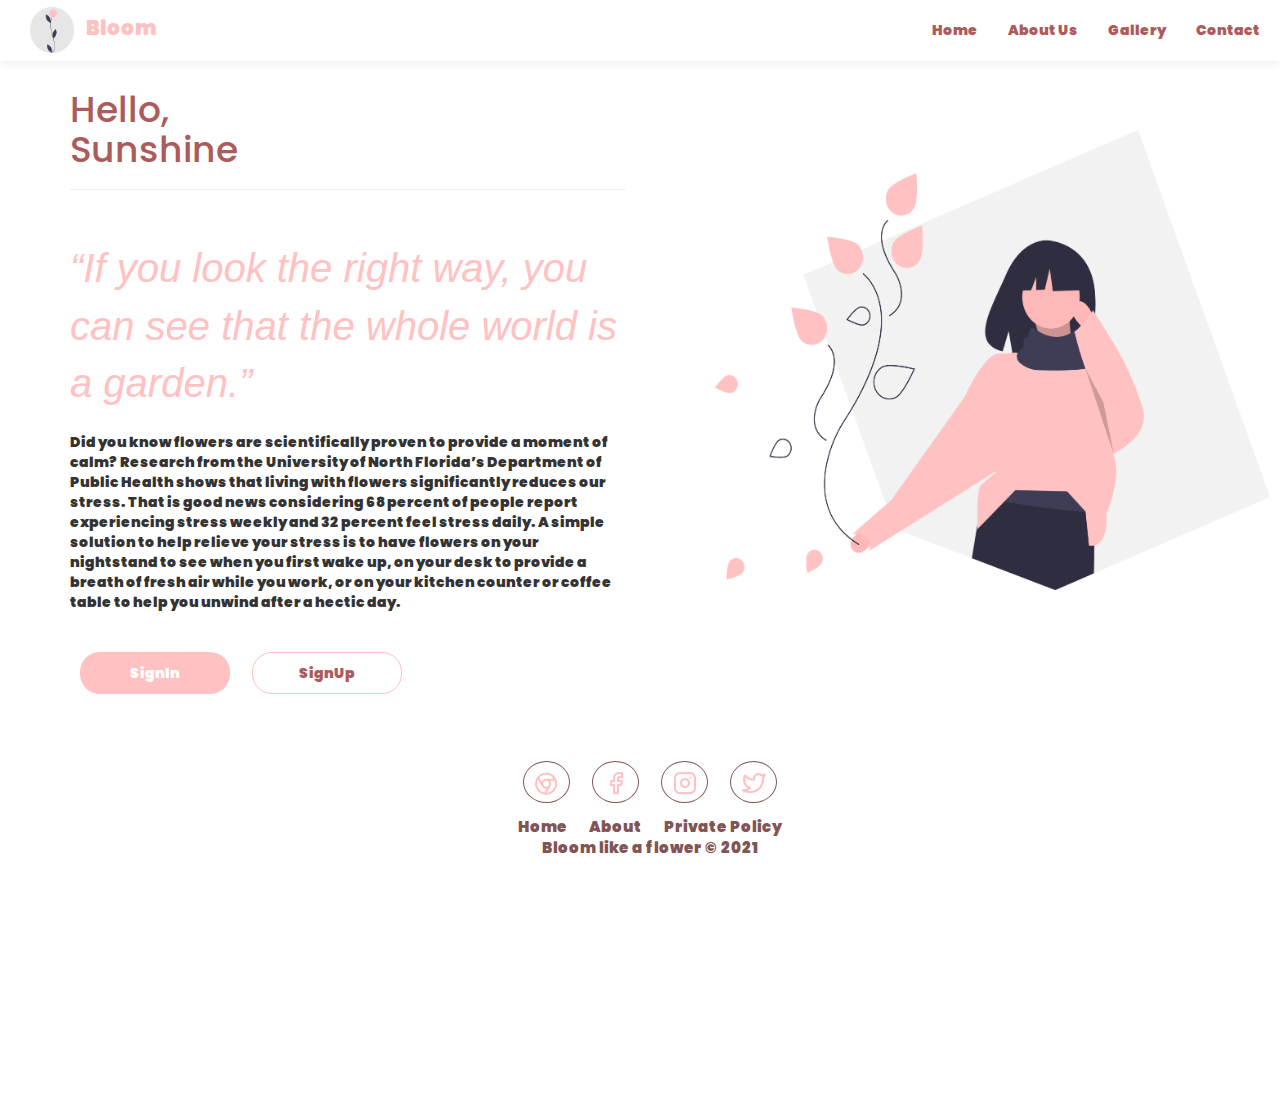
<file: index.html>
<!DOCTYPE html>
<html lang="en">
<head>
    <meta charset="UTF-8">
    <meta http-equiv="X-UA-Compatible" content="IE=edge">
    <meta name="viewport" content="width=device-width, initial-scale=1.0">
    <link rel="stylesheet" href="BWebsite.css">
    <link rel="preconnect" href="https://fonts.googleapis.com">
<link rel="preconnect" href="https://fonts.gstatic.com" crossorigin>
<link href="https://fonts.googleapis.com/css2?family=Poppins:wght@100&display=swap" rel="stylesheet">
    <!-- Latest compiled and minified CSS -->
<link rel="stylesheet" href="https://maxcdn.bootstrapcdn.com/bootstrap/3.4.1/css/bootstrap.min.css">
<script src="https://ajax.googleapis.com/ajax/libs/jquery/3.5.1/jquery.min.js"></script>
<script src="https://maxcdn.bootstrapcdn.com/bootstrap/3.4.1/js/bootstrap.min.js"></script>
    <title>Bloom like a flower</title>
    <link rel="shortcut icon" href="src/Group 11.png">
</head>
<body>
      <header class="header">
        <nav class="navbar navbar-style navbar-fixed-top">
            <!-- <div class="container"> -->
                <div class="navbar-header">
                    <button type="button" class="navbar-toggle" data-toggle="collapse" data-target="#micon">
                        <span class="icon-bar"></span>
                        <span class="icon-bar"></span>
                        <span class="icon-bar"></span>
                    </button>
                    <a class="cvcv"><img class="logo" src="src/LOGO.png" height="48px">	&nbsp;	&nbsp;Bloom</a>
                </div>
                <div class="collapse navbar-collapse" id="micon">
                    <ul class="nav navbar-nav navbar-right">
                        <li><a href="index.html">Home</a></li>
                        <li><a href="AboutUs.html"">About Us</a></li>
                        <li><a href="gallery.html">Gallery</a></li>
                        <li><a href="#footerrr">Contact</a></li>
                    </ul>
                </div>
            <!-- </div> -->
        </nav>
        <div class="container clear-top">
            <div class="row">
                <div class="col-sm-6">
                    <h1 class="xcxc">Hello,<br>Sunshine</h1>
                    <hr class="bhbh">
                    <p class="big-text">“If you look the right way, you can see that the whole world is a garden.”</p>
                    <p>Did you know flowers are scientifically proven to provide a moment of calm? Research from the University of North Florida’s Department of Public Health shows that living with flowers significantly reduces our stress. That is good news considering 68 percent of people report experiencing stress weekly and 32 percent feel stress daily. A simple solution to help relieve your stress is to have flowers on your nightstand to see when you first wake up, on your desk to provide a breath of fresh air while you work, or on your kitchen counter or coffee table to help you unwind after a hectic day.
                    </p>  
                    <a href="SignIN.html" class="btn btn-first">SignIn</a>
                    <a href="SignUP.html" class="btn btn-second">SignUp</a>
                </div>
                <div class="col-sm-6">
                    <img src="src/image1.png" class="img-responsive" alt="">
                </div>
            </div>
        </div>
      </header>
      <footer class="footer navbar navbar-fixed-bottom" id="footerrr">
          
              <div class="navbar-static-bottom">
          <a href="" class="ftt"><img src="src/chrome.png" alt="" ></a>
          <a href="" class="ftt"><img src="src/facebook (1).png" alt=""></a>
          <a href="" class="ftt"><img src="src/instagram.png" alt=""></a>
          <a href="" class="ftt"><img src="src/twitter.png" alt=""></a><br><br>
          <span class="fttt">Home</span>
          <span class="fttt">About</span>
          <span class="fttt">Private Policy</span><br>
          <span class="fttt">Bloom like a flower © 2021 </span>
        </div>
      </footer>
</body>
</html>
</file>
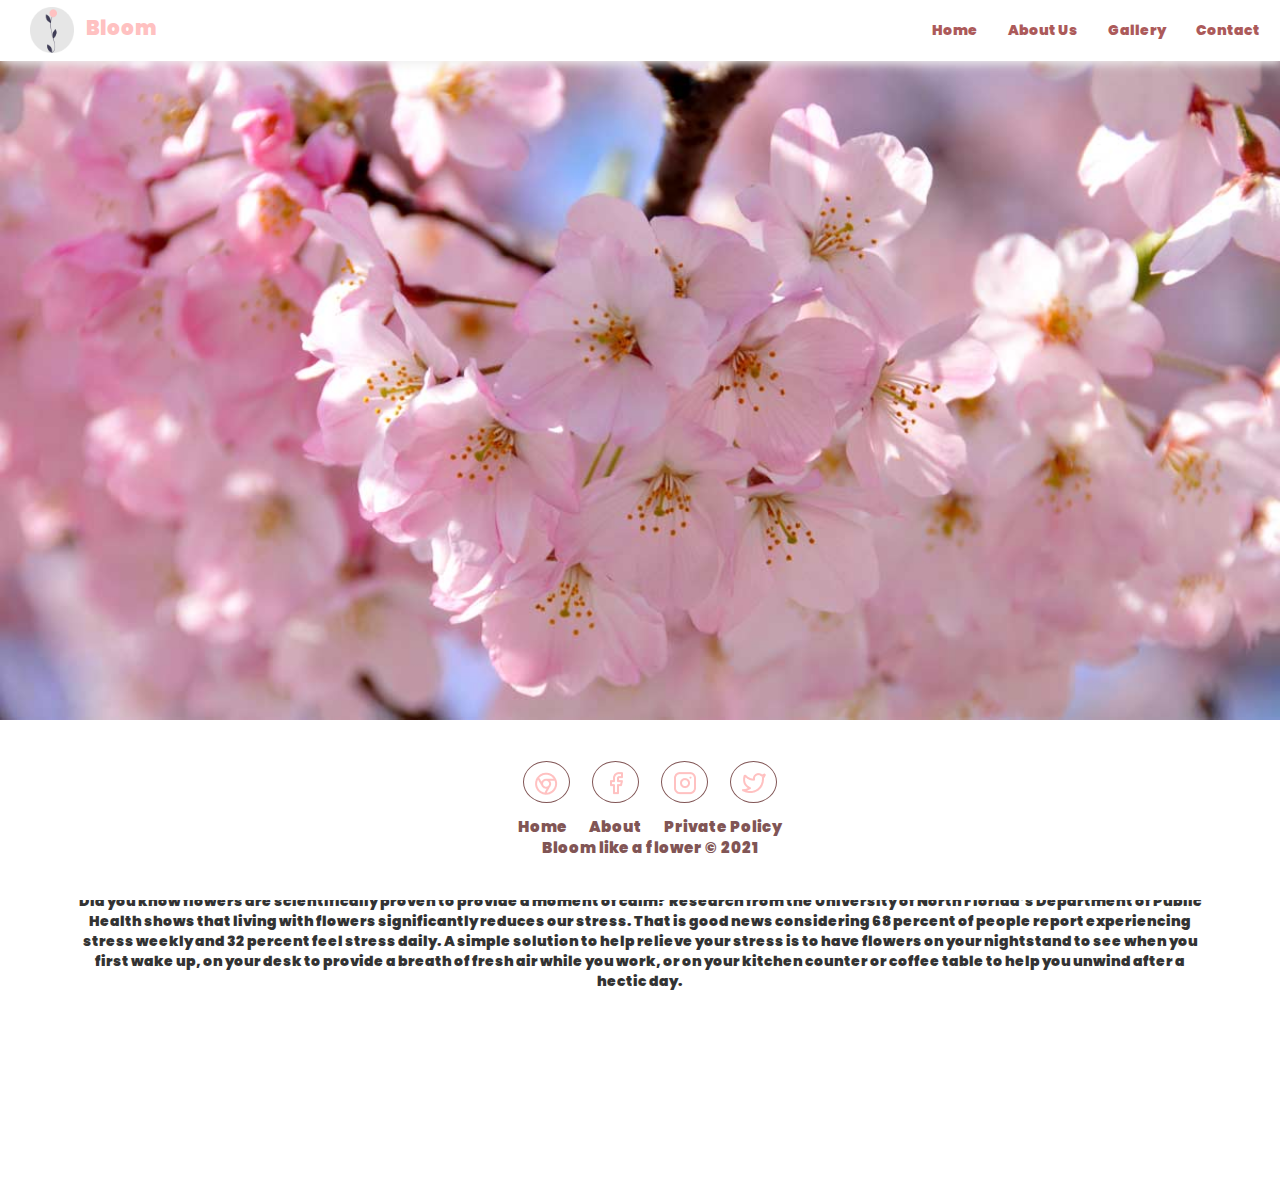
<file: AboutUs.html>
<!DOCTYPE html>
<html lang="en">
<head>
    <meta charset="UTF-8">
    <meta http-equiv="X-UA-Compatible" content="IE=edge">
    <meta name="viewport" content="width=device-width, initial-scale=1.0">
    <link rel="stylesheet" href="BWebsite.css">
    <link rel="preconnect" href="https://fonts.googleapis.com">
<link rel="preconnect" href="https://fonts.gstatic.com" crossorigin>
<link href="https://fonts.googleapis.com/css2?family=Poppins:wght@100&display=swap" rel="stylesheet">
    <!-- Latest compiled and minified CSS -->
<link rel="stylesheet" href="https://maxcdn.bootstrapcdn.com/bootstrap/3.4.1/css/bootstrap.min.css">
<script src="https://ajax.googleapis.com/ajax/libs/jquery/3.5.1/jquery.min.js"></script>
<script src="https://maxcdn.bootstrapcdn.com/bootstrap/3.4.1/js/bootstrap.min.js"></script>
    <title>Bloom like a flower</title>
    <link rel="shortcut icon" href="src/Group 11.png">
   
</head>
<body>
      <header class="header" id="wrap">
        <nav class="navbar navbar-style navbar-fixed-top">
            <!-- <div class="container"> -->
                <div class="navbar-header">
                    <button type="button" class="navbar-toggle" data-toggle="collapse" data-target="#micon">
                        <span class="icon-bar"></span>
                        <span class="icon-bar"></span>
                        <span class="icon-bar"></span>
                    </button>
                    <a class="cvcv"><img class="logo" src="src/LOGO.png" height="48px">	&nbsp;	&nbsp;Bloom</a>
                </div>
                <div class="collapse navbar-collapse" id="micon">
                    <ul class="nav navbar-nav navbar-right">
                        <li><a href="index.html">Home</a></li>
                        <li><a href="AboutUs.html"">About Us</a></li>
                        <li><a href="gallery.html">Gallery</a></li>
                        <li><a href="#footerrr">Contact</a></li>
                    </ul>
                </div>
        </nav>
        <div id="backgroundimage">
            <img src="src/flower.jpg" alt="" width="100%">
        </div>
      <!-- <div class="middle"> -->
        <div class="container cbcb">
            <h1>About Us</h1><hr>
            <p>
                Did you know flowers are scientifically proven to provide a moment of calm? Research from the University of North Florida’s Department of Public Health shows that living with flowers significantly reduces our stress. That is good news considering 68 percent of people report experiencing stress weekly and 32 percent feel stress daily. A simple solution to help relieve your stress is to have flowers on your nightstand to see when you first wake up, on your desk to provide a breath of fresh air while you work, or on your kitchen counter or coffee table to help you unwind after a hectic day. <br><br>
            </p>
        </div>
      <!-- </div> -->
    </header>
      <footer class="footer navbar navbar-fixed-bottom" id="footerrr">
        <a href="" class="ftt"><img src="src/chrome.png" alt="" ></a>
        <a href="" class="ftt"><img src="src/facebook (1).png" alt=""></a>
        <a href="" class="ftt"><img src="src/instagram.png" alt=""></a>
        <a href="" class="ftt"><img src="src/twitter.png" alt=""></a><br><br>
        <span class="fttt">Home</span>
        <span class="fttt">About</span>
        <span class="fttt">Private Policy</span><br>
        <span class="fttt">Bloom like a flower © 2021 </span>
    </footer>
</body>
</html>
</file>
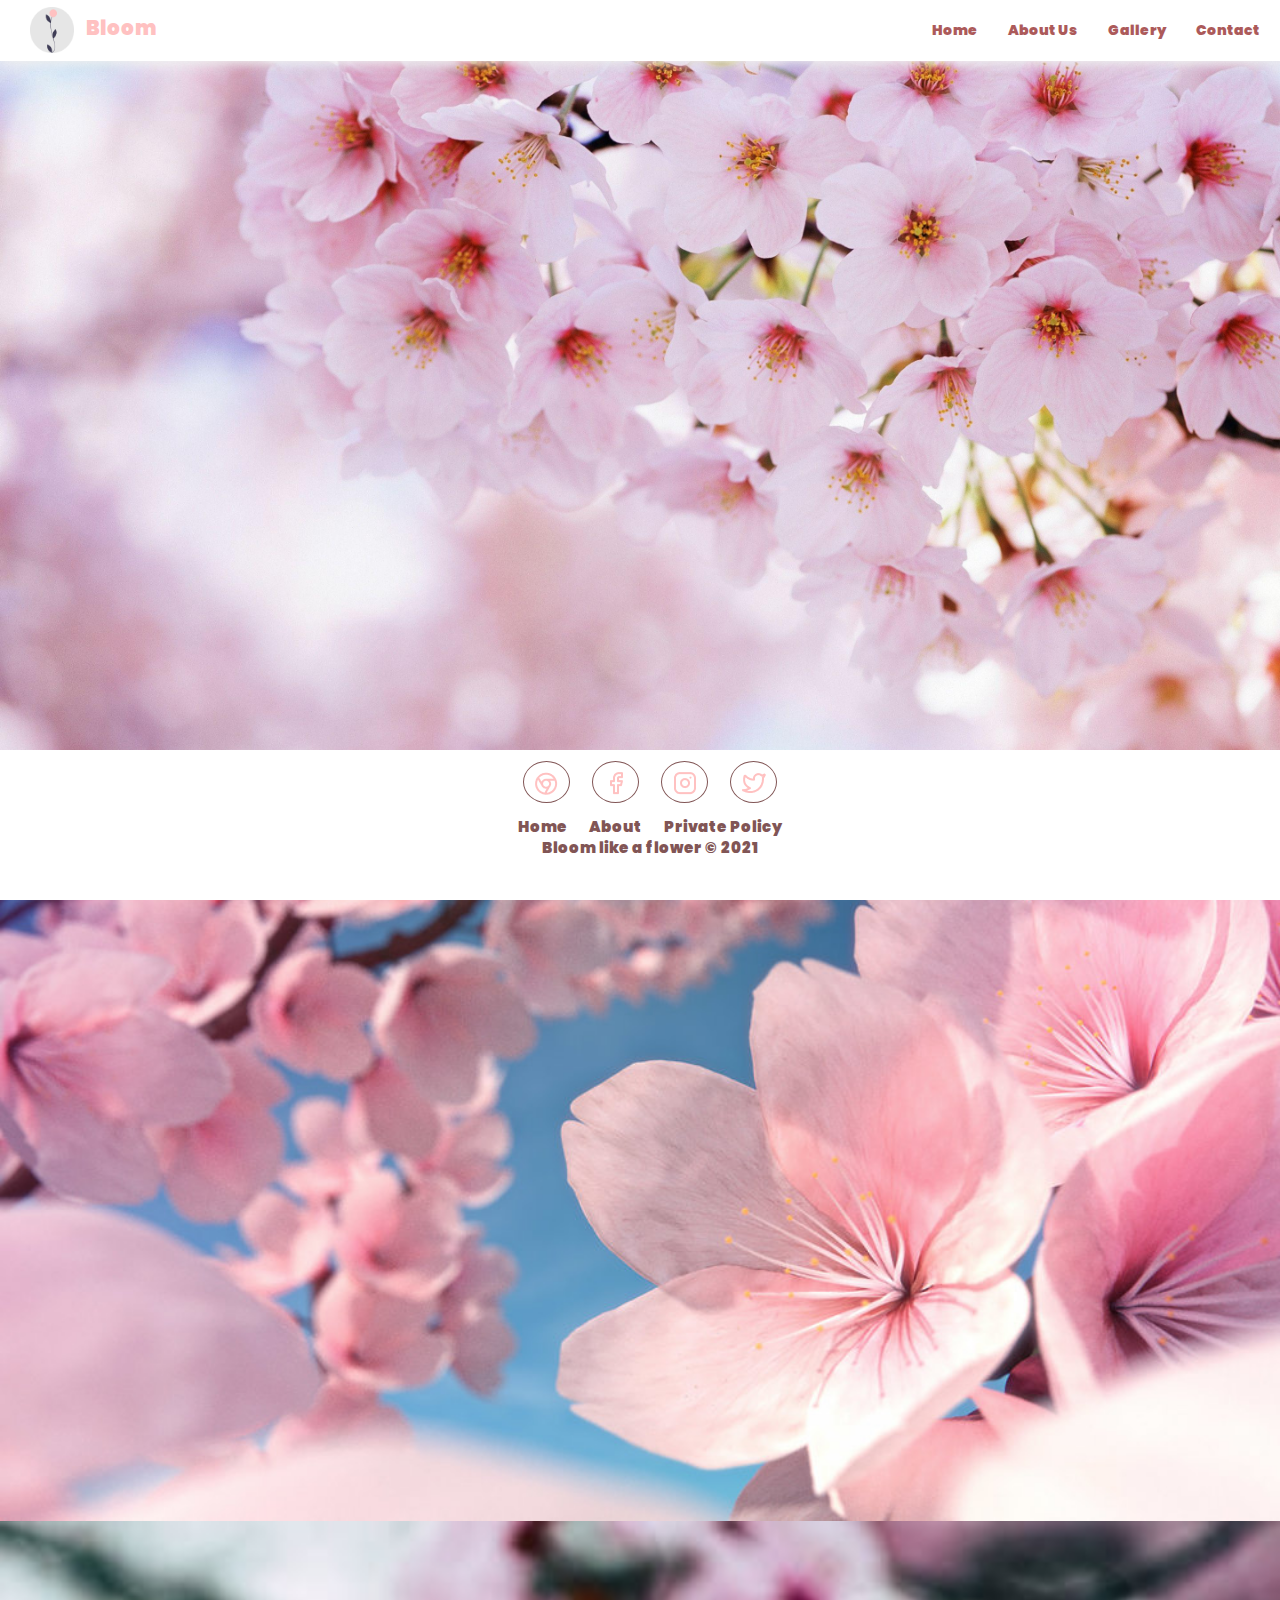
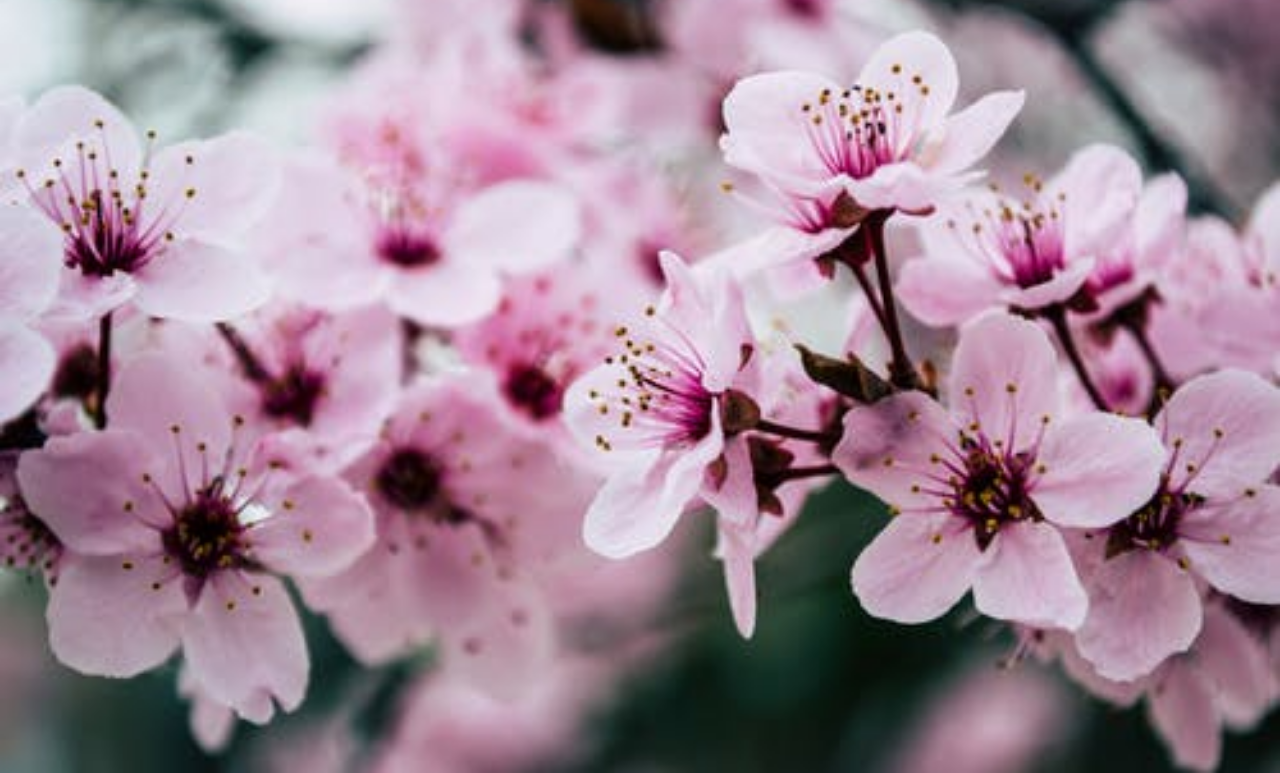
<file: gallery.html>
<!DOCTYPE html>
<html lang="en">

<head>
    <meta charset="UTF-8">
    <meta http-equiv="X-UA-Compatible" content="IE=edge">
    <meta name="viewport" content="width=device-width, initial-scale=1.0">
    <link rel="stylesheet" href="BWebsite.css">
    <link rel="preconnect" href="https://fonts.googleapis.com">
    <link rel="preconnect" href="https://fonts.gstatic.com" crossorigin>
    <link href="https://fonts.googleapis.com/css2?family=Poppins:wght@100&display=swap" rel="stylesheet">
    <!-- Latest compiled and minified CSS -->
    <link rel="stylesheet" href="https://maxcdn.bootstrapcdn.com/bootstrap/3.4.1/css/bootstrap.min.css">
    <script src="https://ajax.googleapis.com/ajax/libs/jquery/3.5.1/jquery.min.js"></script>
    <script src="https://maxcdn.bootstrapcdn.com/bootstrap/3.4.1/js/bootstrap.min.js"></script>
    <title>Bloom like a flower</title>
    <link rel="shortcut icon" href="src/Group 11.png">
</head>

<body>
    <header class="header">
        <nav class="navbar navbar-style navbar-fixed-top">
            <!-- <div class="container"> -->
            <div class="navbar-header">
                <button type="button" class="navbar-toggle" data-toggle="collapse" data-target="#micon">
                    <span class="icon-bar"></span>
                    <span class="icon-bar"></span>
                    <span class="icon-bar"></span>
                </button>
                <a class="cvcv"><img class="logo" src="src/LOGO.png" height="48px"> &nbsp; &nbsp;Bloom</a>
            </div>
            <div class="collapse navbar-collapse" id="micon">
                <ul class="nav navbar-nav navbar-right">
                    <li><a href="index.html">Home</a></li>
                        <li><a href="AboutUs.html"">About Us</a></li>
                        <li><a href="gallery.html">Gallery</a></li>
                        <li><a href="#footerrr">Contact</a></li>
                    </ul>
                </div>
            <!-- </div> -->
        </nav>
        <img src="src/gallery1.jpg" alt="" width="100%">
        <img src="src/gallery2.jpeg" alt="" width="100%">
        <img src="src/gallery3.jpeg" alt="" width="100%">
    </header>
    <footer class="footer navbar navbar-fixed-bottom" id="footerrr">
        <a href="" class="ftt"><img src="src/chrome.png" alt="" ></a>
        <a href="" class="ftt"><img src="src/facebook (1).png" alt=""></a>
        <a href="" class="ftt"><img src="src/instagram.png" alt=""></a>
        <a href="" class="ftt"><img src="src/twitter.png" alt=""></a><br><br>
        <span class="fttt">Home</span>
        <span class="fttt">About</span>
        <span class="fttt">Private Policy</span><br>
        <span class="fttt">Bloom like a flower © 2021 </span>
    </footer>
</body>

</html>
</file>
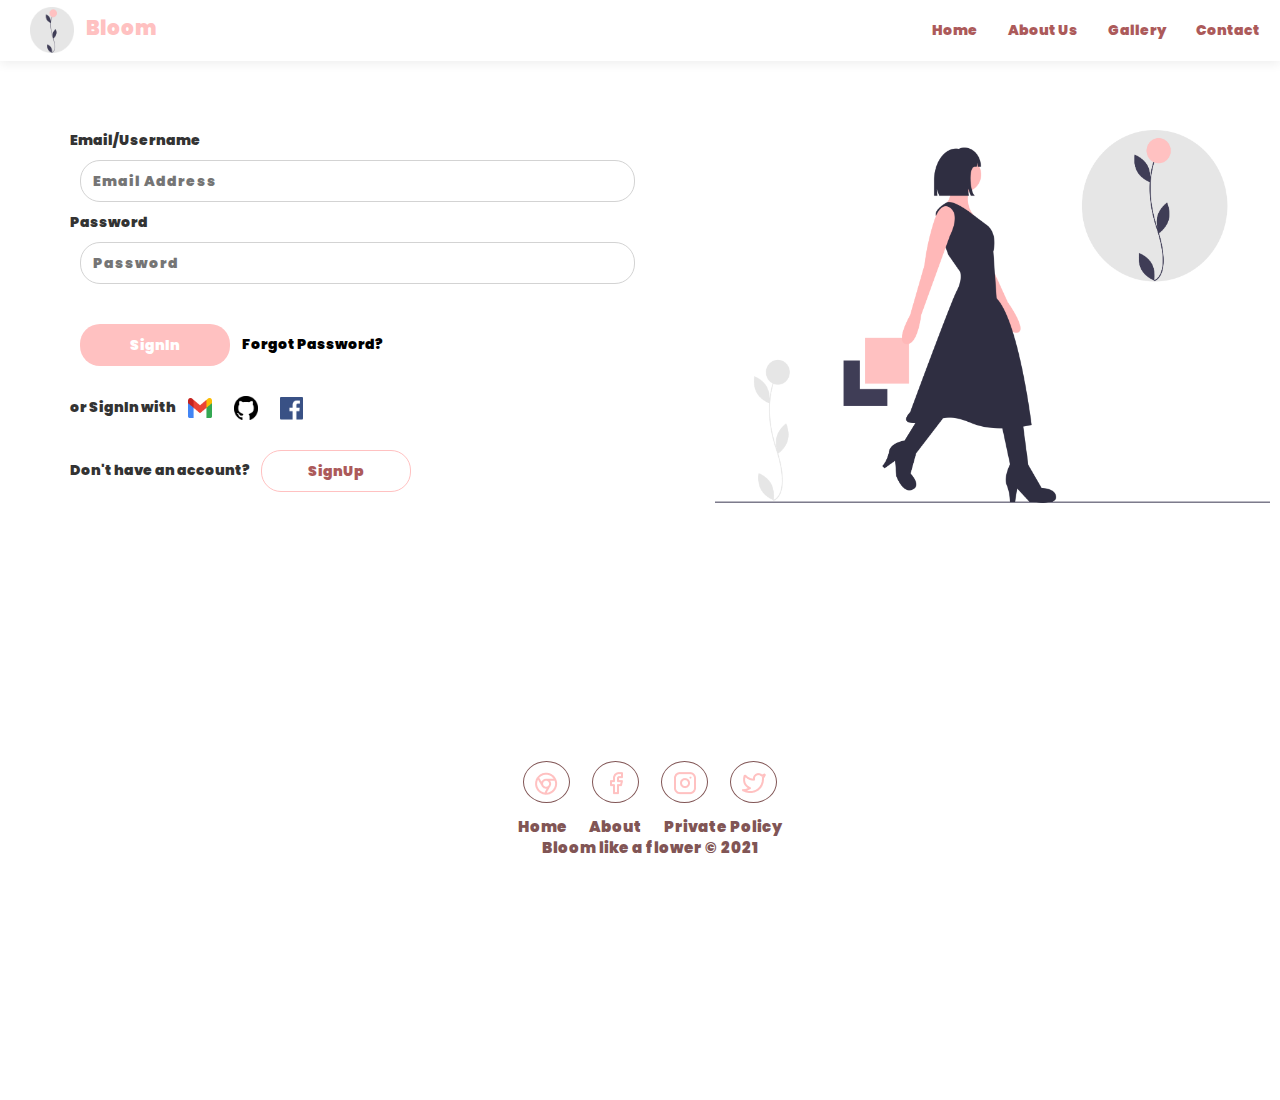
<file: SignIN.html>
<!DOCTYPE html>
<html lang="en">
<head>
    <meta charset="UTF-8">
    <meta http-equiv="X-UA-Compatible" content="IE=edge">
    <meta name="viewport" content="width=device-width, initial-scale=1.0">
    <link rel="stylesheet" href="BWebsite.css">
    <link rel="preconnect" href="https://fonts.googleapis.com">
<link rel="preconnect" href="https://fonts.gstatic.com" crossorigin>
<link href="https://fonts.googleapis.com/css2?family=Poppins:wght@100&display=swap" rel="stylesheet">
    <!-- Latest compiled and minified CSS -->
<link rel="stylesheet" href="https://maxcdn.bootstrapcdn.com/bootstrap/3.4.1/css/bootstrap.min.css">
<script src="https://ajax.googleapis.com/ajax/libs/jquery/3.5.1/jquery.min.js"></script>
<script src="https://maxcdn.bootstrapcdn.com/bootstrap/3.4.1/js/bootstrap.min.js"></script>
    <title>Bloom like a flower</title>
    <link rel="shortcut icon" href="src/Group 11.png">
</head>
<body>
      <header class="header">
        <nav class="navbar navbar-style navbar-fixed-top">
            <!-- <div class="container"> -->
                <div class="navbar-header">
                    <button type="button" class="navbar-toggle" data-toggle="collapse" data-target="#micon">
                        <span class="icon-bar"></span>
                        <span class="icon-bar"></span>
                        <span class="icon-bar"></span>
                    </button>
                    <a class="cvcv"><img class="logo" src="src/LOGO.png" height="48px">	&nbsp;	&nbsp;Bloom</a>
                </div>
                <div class="collapse navbar-collapse" id="micon">
                    <ul class="nav navbar-nav navbar-right">
                        <li><a href="index.html">Home</a></li>
                        <li><a href="AboutUs.html"">About Us</a></li>
                        <li><a href="gallery.html">Gallery</a></li>
                        <li><a href="#footerrr">Contact</a></li>
                    </ul>
                </div>
            <!-- </div> -->
        </nav>
        <div class=" container">
            <div class="row">
                <div class="col-sm-6 ghgh">
                    Email/Username <input type="text" placeholder="Email Address" class="fff">
                    <!-- Username: <input type="text" placeholder="Username" class="fff"> -->
                    Password<input type="text" placeholder="Password" class="fff">
                    <!-- Confirm Password<input type="text" placeholder="Confirm Password" class="fff"> -->
                    <a href="AboutUs.html" class="btn btn-third">SignIn</a>
                    <a href="" class="fp">Forgot Password?</a>
                    <br>
                    or
                    SignIn with
                    <a href="" class="xd"><img src="src/gmail.png" alt="" height="20px"></a>
                    <a href="" class="xd"><img src="src/git.png" alt="" height="24px"></a>
                    <a href="" class="xd"><img src="src/facebook.png" alt="" height="23px"></a>
                         <p class="font-weight-bold">Don't have an
                                account?<a href="SignUP.html" class="btn btn-second">SignUp</a></p>
                        
                    </div>
                    <div class="col-sm-6">
                        <img src="src/image2.png" class="img-responsive" alt="">
                    </div>
                </div>
            </div>
      </header>
      <footer class="footer navbar navbar-fixed-bottom" id="footerrr">
        <a href="" class="ftt"><img src="src/chrome.png" alt="" ></a>
        <a href="" class="ftt"><img src="src/facebook (1).png" alt=""></a>
        <a href="" class="ftt"><img src="src/instagram.png" alt=""></a>
        <a href="" class="ftt"><img src="src/twitter.png" alt=""></a><br><br>
        <span class="fttt">Home</span>
        <span class="fttt">About</span>
        <span class="fttt">Private Policy</span><br>
        <span class="fttt">Bloom like a flower © 2021 </span>
    </footer>
</body>
</html>
</file>
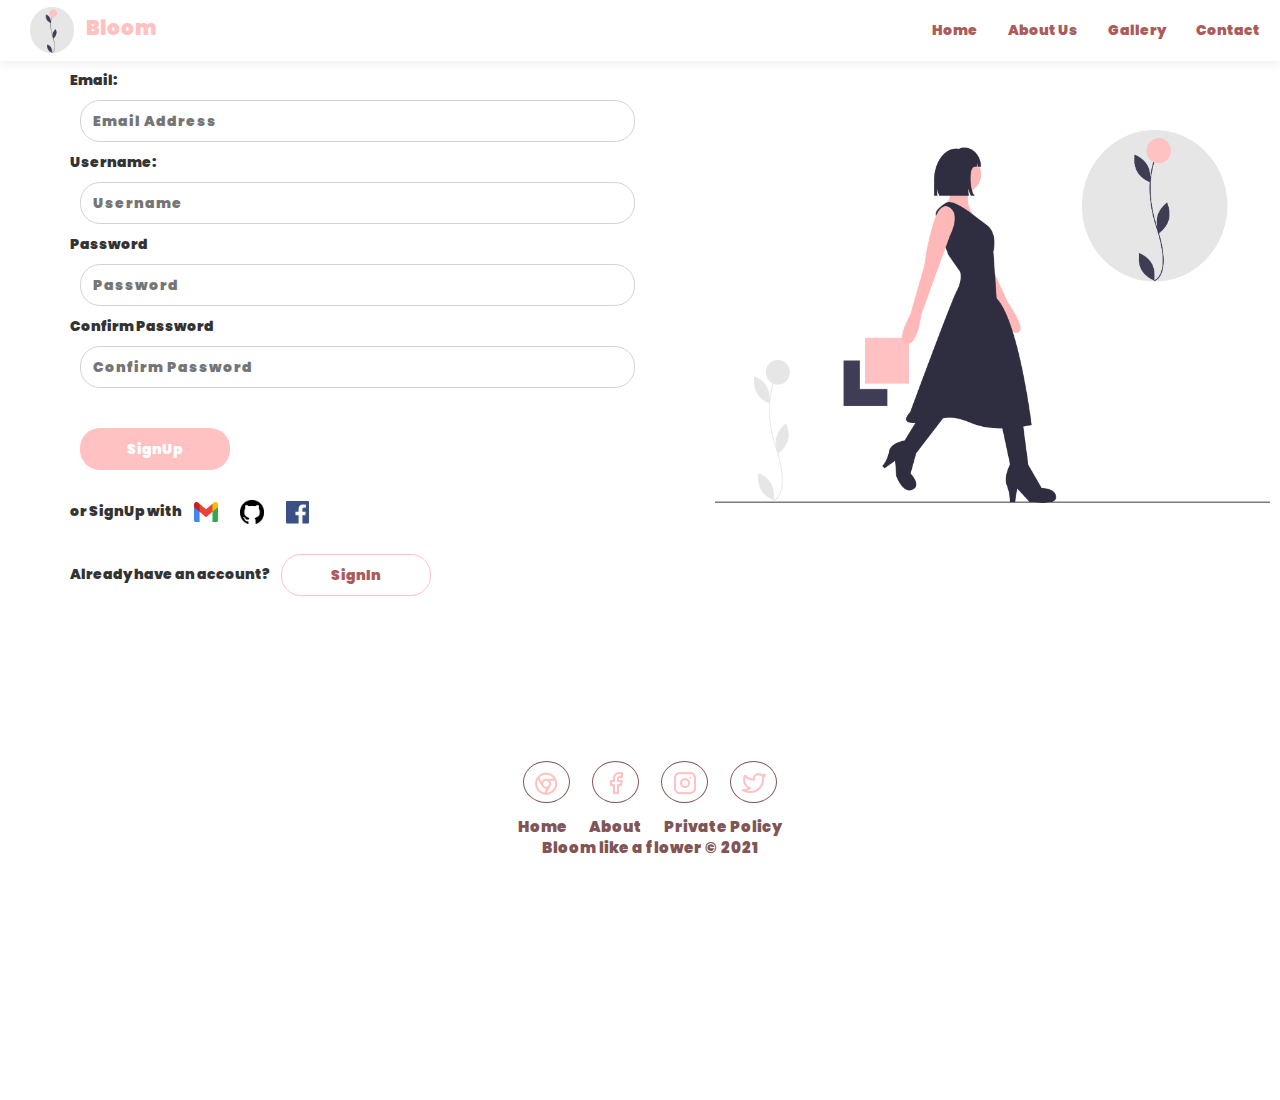
<file: SignUP.html>
<!DOCTYPE html>
<html lang="en">

<head>
    <meta charset="UTF-8">
    <meta http-equiv="X-UA-Compatible" content="IE=edge">
    <meta name="viewport" content="width=device-width, initial-scale=1.0">
    <link rel="stylesheet" href="BWebsite.css">
    <link rel="preconnect" href="https://fonts.googleapis.com">
    <link rel="preconnect" href="https://fonts.gstatic.com" crossorigin>
    <link href="https://fonts.googleapis.com/css2?family=Poppins:wght@100&display=swap" rel="stylesheet">
    <!-- Latest compiled and minified CSS -->
    <link rel="stylesheet" href="https://maxcdn.bootstrapcdn.com/bootstrap/3.4.1/css/bootstrap.min.css">
    <script src="https://ajax.googleapis.com/ajax/libs/jquery/3.5.1/jquery.min.js"></script>
    <script src="https://maxcdn.bootstrapcdn.com/bootstrap/3.4.1/js/bootstrap.min.js"></script>
    <title>Bloom like a flower</title>
    <link rel="shortcut icon" href="src/Group 11.png">
</head>

<body>
    <header class="header">
        <nav class="navbar navbar-style navbar-fixed-top">
            <!-- <div class="container"> -->
            <div class="navbar-header">
                <button type="button" class="navbar-toggle" data-toggle="collapse" data-target="#micon">
                    <span class="icon-bar"></span>
                    <span class="icon-bar"></span>
                    <span class="icon-bar"></span>
                </button>
                <a class="cvcv"><img class="logo" src="src/LOGO.png" height="48px"> &nbsp; &nbsp;Bloom</a>
            </div>
            <div class="collapse navbar-collapse" id="micon">
                <ul class="nav navbar-nav navbar-right">
                    <li><a href="index.html">Home</a></li>
                        <li><a href="AboutUs.html"">About Us</a></li>
                        <li><a href="gallery.html">Gallery</a></li>
                        <li><a href="#footerrr">Contact</a></li>
                    </ul>
                </div>
            <!-- </div> -->
        </nav>
        <div class=" container">
            <div class="row">
                <div class="col-sm-6">
                    Email: <input type="text" placeholder="Email Address" class="fff">
                    Username: <input type="text" placeholder="Username" class="fff">
                    Password<input type="text" placeholder="Password" class="fff">
                    Confirm Password<input type="text" placeholder="Confirm Password" class="fff">
                    <a href="AboutUs.html" class="btn btn-third">SignUp</a>
                    <br>
                    or
                    SignUp with
                    <a href="" class="xd"><img src="src/gmail.png" alt="" height="20px"></a>
                    <a href="" class="xd"><img src="src/git.png" alt="" height="24px"></a>
                    <a href="" class="xd"><img src="src/facebook.png" alt="" height="23px"></a>
                         <p class="font-weight-bold">Already have an
                                account?<a href="SignIN.html" class="btn btn-second">SignIn</a></p>
                        
                    </div>
                    <div class="col-sm-6">
                        <img src="src/image2.png" class="img-responsive" alt="">
                    </div>
                </div>
            </div>
    </header>
    <footer class="footer navbar navbar-fixed-bottom" id="footerrr">
        <a href="" class="ftt"><img src="src/chrome.png" alt="" ></a>
        <a href="" class="ftt"><img src="src/facebook (1).png" alt=""></a>
        <a href="" class="ftt"><img src="src/instagram.png" alt=""></a>
        <a href="" class="ftt"><img src="src/twitter.png" alt=""></a><br><br>
        <span class="fttt">Home</span>
        <span class="fttt">About</span>
        <span class="fttt">Private Policy</span><br>
        <span class="fttt">Bloom like a flower © 2021 </span>
    </footer>
</body>

</html>
</file>
<file: BWebsite.css>
*{
    margin: 0;
    padding: 0;
    background-color: rgb(255, 255, 255);
    font-family: 'Poppins', sans-serif;
    font-weight:bolder;
}

body{
    padding-bottom: 200px;
}

.header{
    height: 100vh;
    padding-bottom: 200px;
}

.navbar-style{
    box-shadow: 0 3px 10px #efefef;
}

.logo{
    padding-top: 2px;
}
a img:hover{
    color: #ffc1c1;
}
.cvcv{
    margin: 10px;
    color: #ffc1c1;
    font-size: 20px;
    font-weight: bolder;
}
.cvcv:hover{
    color: #FFC1C1;
    text-decoration: none;
}

.icon-bar{
    background-color: rgb(172, 90, 90);
}

li a{
    color: rgb(172, 90, 90);
}

li a:hover{
    color: rgb(172, 90, 90);
}

/* h1{
    color: rgb(167, 18, 18);
} */
.xcxc{
    color: rgb(172, 90, 90);
}

.bhbh{
    top: 20px;
    border-radius: 50px;
    height: 0.3px;
    background: rgb(172, 90, 90);
    margin-bottom: 50px;
}
.big-text{
    font-size: 40px;
    margin: 20px 0;
    color: #ffc1c1;
    font-family: Arial, Helvetica, sans-serif;
    font-style: italic;
    font-weight: 100;
}

a.btn{
    margin: 30px 10px;
    width: 150px;
    padding: 10px;
    border-radius: 20px;
    color: rgb(172, 90, 90);
    font-weight: bolder;
}

a.btn-first{
    background-color: #ffc1c1;
    color:rgb(255, 255, 255);
}

a.btn-second{
    background-color: transparent;
    border: 1px solid #FFC1C1;
}

a.btn-third{
    background-color: #ffc1c1;
    color:rgb(255, 255, 255);
    /* width: 95%; */
}

a.btn:hover{
    background-color: #ffc1c1;
    border: none;
    color: #fff;
    box-shadow: 5px 5px 10px rgb(236, 167, 167);
    transition: 0.3s;
}

.img-responsive{
    margin: 60px;
}

.navbar-style{
    padding-left: 20px;
    padding-right: 20px;
    padding-top: 5px;
    padding-bottom: 5px;
}

.fff{
    padding: 10px 12px 10px 12px;
    border: 1px solid lightgrey;
    border-radius: 20px;
    width: 100%;
    box-sizing: border-box;
    color: #2C3E50;
    font-size: 14px;
    letter-spacing: 1px;
    margin: 10px;
}


a {
    color: inherit;
    cursor: pointer;
}

a.xd{
    margin: 10px;
    /* border-radius: 40px; */
}

.xd:hover{
    box-shadow: 5px 5px 5px rgb(185, 179, 179);
    transition: 0.3s;
}

.ghgh{
    margin-top: 60px;
}

.fp{
    color: black;
}
.fp:hover{
    text-decoration: none;
}

img.img-flower{
    margin: 0px;
}

.footer{
    text-align: center;
    position: relative;
    height: 150px;
    clear:both;
    padding-top:20px;
}

.ftt:hover{
    box-shadow: 5px 5px 5px rgb(247, 222, 222);
    transition: 0.1s;
}

.fttt{
    font-size: 15px;
    color: rgb(129, 85, 85);
    padding-left: 20px;
    margin-top: 20px;
    background:local;
}

.ftt{
    align-items: center;
    border-radius: 50%;
    border-style: solid;
    margin-left: 20px;
    margin-bottom: 40px;
    padding: 10px;
    border-color: rgb(129, 85, 85);
    border-width: 1px;
    background: local;
}

.cbcb{
    text-align: center;
    margin-bottom: 70px;
}

.container{
    padding-top: 70px;
    padding-bottom: 180px;
}
</file>
